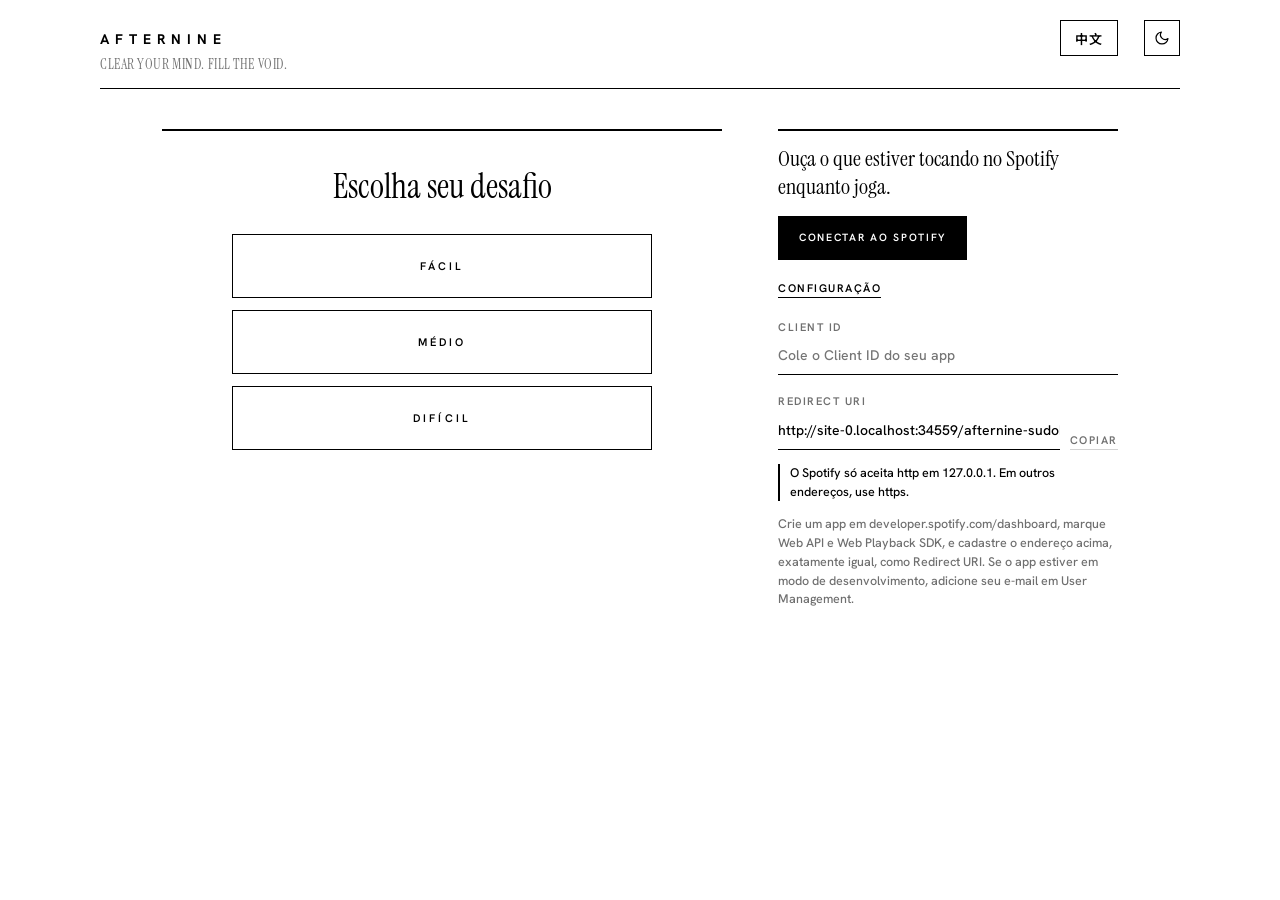
<file: afternine-sudoku/index.html>
<!doctype html>
<html lang="pt-BR">
<head>
<meta charset="utf-8">
<meta name="viewport" content="width=device-width, initial-scale=1, viewport-fit=cover">
<meta name="color-scheme" content="light dark">
<title>Afternine - Sudoku Game</title>
<link rel="preconnect" href="https://fonts.googleapis.com">
<link rel="preconnect" href="https://fonts.gstatic.com" crossorigin>
<link href="https://fonts.googleapis.com/css2?family=Hanken+Grotesk:wght@400;500;600;700&family=Instrument+Serif:ital@0;1&display=swap" rel="stylesheet">
<link href="https://fonts.googleapis.com/css2?family=Noto+Sans+SC:wght@400;700&text=%E4%B8%80%E4%BA%8C%E4%B8%89%E5%9B%9B%E4%BA%94%E5%85%AD%E4%B8%83%E5%85%AB%E4%B9%9D%E4%B8%AD%E6%96%87&display=swap" rel="stylesheet">
<link rel="stylesheet" href="css/style.css">
<link rel="icon" type="image/jpeg" href="assets/logo.jpeg">
<script src="js/theme.js"></script>
</head>
<body data-view="menu">
<div class="wrap">
  <header>
    <h1 class="brand">AFTERNINE</h1>
    <div class="head-right">
      <div class="game-nav">
        <span class="label" id="levelName"></span>
        <button type="button" class="back" id="btnBack">&larr; Voltar</button>
      </div>
      <button type="button" class="lang-btn" id="langBtn" aria-pressed="false" aria-label="Jogar com números em chinês">中文</button>
      <button type="button" class="theme-btn" id="themeBtn" aria-label="Mudar tema" title="Mudar tema">
        <svg class="i-moon" viewBox="0 0 24 24" width="16" height="16" fill="none" stroke="currentColor" stroke-width="1.8" stroke-linecap="round" stroke-linejoin="round" aria-hidden="true"><path d="M21 12.8A9 9 0 1 1 11.2 3a7 7 0 0 0 9.8 9.8z"/></svg>
        <svg class="i-sun" viewBox="0 0 24 24" width="16" height="16" fill="none" stroke="currentColor" stroke-width="1.8" stroke-linecap="round" stroke-linejoin="round" aria-hidden="true"><circle cx="12" cy="12" r="4"/><path d="M12 2v2M12 20v2M4.9 4.9l1.4 1.4M17.7 17.7l1.4 1.4M2 12h2M20 12h2M4.9 19.1l1.4-1.4M17.7 6.3l1.4-1.4"/></svg>
      </button>
    </div>
  </header>

  <main>
    <section class="menu" id="menu" aria-label="Escolha da dificuldade">
      <h2>Escolha seu desafio</h2>
      <div class="menu-list">
        <button type="button" data-level="facil">Fácil</button>
        <button type="button" data-level="medio">Médio</button>
        <button type="button" data-level="dificil">Difícil</button>
      </div>
      <p class="status" id="menuStatus" role="status" aria-live="polite"></p>
    </section>

    <div class="board-area">
      <div class="board" id="board" role="grid" aria-label="Tabuleiro de Sudoku"></div>
    </div>

    <div class="controls-area">
      <div class="pad" id="pad" aria-label="Números"></div>
      <div class="actions">
        <button type="button" class="btn solid" id="btnNew">Novo jogo</button>
        <button type="button" class="btn" id="btnNotes" aria-pressed="false">Rascunho</button>
        <button type="button" class="btn" id="btnErase">Apagar</button>
        <button type="button" class="btn" id="btnCheck">Conferir</button>
        <button type="button" class="btn" id="btnAnswers">Respostas</button>
      </div>
      <p class="status" id="status" role="status" aria-live="polite"></p>
    </div>

    <aside class="music" aria-label="Música">
      <section id="spConnect">
        <p class="lead">Ouça o que estiver tocando no Spotify enquanto joga.</p>
        <button type="button" class="btn solid" id="spLogin">Conectar ao Spotify</button>
        <details id="spDetails">
          <summary>Configuração</summary>
          <div class="setup">
            <div id="spClientField">
              <label class="label" for="spClient">Client ID</label>
              <input type="text" id="spClient" autocomplete="off" spellcheck="false" placeholder="Cole o Client ID do seu app">
            </div>
            <div>
              <label class="label" for="spRedirect">Redirect URI</label>
              <div class="copyrow">
                <input type="text" id="spRedirect" readonly>
                <button type="button" class="link" id="spCopy">Copiar</button>
              </div>
            </div>
            <p class="small warn" id="spWarn" hidden></p>
            <p class="small">Crie um app em developer.spotify.com/dashboard, marque Web API e Web Playback SDK, e cadastre o endereço acima, exatamente igual, como Redirect URI. Se o app estiver em modo de desenvolvimento, adicione seu e-mail em User Management.</p>
          </div>
        </details>
      </section>

      <section id="spIdle" hidden>
        <p class="lead" id="spIdleText">Nada tocando agora. Abra o Spotify e toque uma música.</p>
        <button type="button" class="btn" id="spHereIdle">Tocar neste navegador</button>
      </section>

      <section id="spPlayer" hidden>
        <img class="art" id="spArt" alt="" width="340" height="340">
        <div class="meta">
          <p class="title" id="spTitle"></p>
          <p class="artist" id="spArtist"></p>
          <p class="label device" id="spDevice"></p>
        </div>
        <div class="progress" aria-hidden="true">
          <div class="bar"><i id="spBar"></i></div>
          <div class="times"><span id="spPos">0:00</span><span id="spDur">0:00</span></div>
        </div>
        <div class="controls">
          <button type="button" id="spPrev" aria-label="Música anterior">
            <svg viewBox="0 0 24 24" width="20" height="20" fill="currentColor" aria-hidden="true"><path d="M6 5h2v14H6zM20 5v14L9 12z"/></svg>
          </button>
          <button type="button" id="spToggle" aria-label="Pausar">
            <svg id="spToggleIcon" viewBox="0 0 24 24" width="22" height="22" fill="currentColor" aria-hidden="true"><path d="M6 4h4v16H6zM14 4h4v16h-4z"/></svg>
          </button>
          <button type="button" id="spNext" aria-label="Próxima música">
            <svg viewBox="0 0 24 24" width="20" height="20" fill="currentColor" aria-hidden="true"><path d="M16 5h2v14h-2zM4 5v14l11-7z"/></svg>
          </button>
        </div>
        <button type="button" class="link" id="spHere">Tocar neste navegador</button>
      </section>

      <button type="button" class="link disconnect" id="spLogout" hidden>Desconectar</button>
      <p class="small msg" id="spMsg" role="status" aria-live="polite"></p>
    </aside>
  </main>
</div>

<script src="js/sudoku.js"></script>
<script src="js/spotify.js"></script>
<script src="js/main.js"></script>
</body>
</html>
</file>
<file: afternine-sudoku/css/style.css>
/* Temas: claro (padrão), escuro, e "auto" (segue o sistema) até a pessoa escolher.
   js/theme.js grava data-theme="light|dark" no <html>. */
   :root{
    --bg:#ffffff;
    --fg:#000000;
    --muted:#6f6f6f;
    --line:#d2d2d2;
    --sel:#e7e7e7;
    --peer:#f5f5f5;
    --pencil:#555555;
    --sans:"Hanken Grotesk",system-ui,-apple-system,"Segoe UI",Roboto,"Helvetica Neue",Arial,sans-serif;
    --serif:"Instrument Serif",Georgia,"Times New Roman",serif;
    color-scheme:light;
  }
  :root[data-theme="dark"]{
    --bg:#000000;
    --fg:#f4f4f4;
    --muted:#8d8d8d;
    --line:#333333;
    --sel:#282828;
    --peer:#121212;
    --pencil:#b4b4b4;
    color-scheme:dark;
  }
  /* Sem JS: segue o sistema */
  @media (prefers-color-scheme:dark){
    :root:not([data-theme]){
      --bg:#000000;
      --fg:#f4f4f4;
      --muted:#8d8d8d;
      --line:#333333;
      --sel:#282828;
      --peer:#121212;
      --pencil:#b4b4b4;
      color-scheme:dark;
    }
  }
  
  *{box-sizing:border-box}
  html,body{margin:0}
  body{
    background:var(--bg);
    color:var(--fg);
    font:500 15px/1.5 var(--sans);
    -webkit-font-smoothing:antialiased;
    padding-left:max(16px,env(safe-area-inset-left,0px));
    padding-right:max(16px,env(safe-area-inset-right,0px));
    padding-block:max(20px,env(safe-area-inset-top,0px)) max(48px,env(safe-area-inset-bottom,0px));
  }
  button,input{font:inherit;color:inherit}
  button{cursor:pointer}
  :focus-visible{outline:2px solid var(--fg);outline-offset:3px}
  
  .wrap{max-width:1080px;margin:0 auto}
  
  .label{
    font-size:11px;font-weight:600;letter-spacing:.14em;text-transform:uppercase;color:var(--muted);
  }
  
  /* Cabeçalho */
  header{
    display:flex;
    flex-wrap:wrap;
    align-items:baseline;
    justify-content:space-between;
    gap:14px 32px;
    padding-bottom:16px;
    border-bottom:1px solid var(--fg);
    margin-bottom:40px;
  }
  .brand{font-size:14px;font-weight:700;letter-spacing:.42em;text-transform:uppercase;margin:0}

  /* Slogan da marca */
  .brand::after {
    content: "CLEAR YOUR MIND. FILL THE VOID.";
    display: block;
    margin-top: 6px;
    font: 500 14px/1.2 var(--serif);
    letter-spacing: 0.04em;
    text-transform: none;
    color: var(--muted);
  }
  :root[data-theme="dark"] .brand::after {
    color: #b0b0b0;
  }
  .game-nav{display:flex;align-items:baseline;gap:18px}
  .game-nav .back{
    background:none;border:0;padding:4px 0;
    font-size:11px;font-weight:600;letter-spacing:.14em;text-transform:uppercase;color:var(--muted);
    border-bottom:1px solid var(--line);
  }
  .game-nav .back:hover{color:var(--fg);border-bottom-color:var(--fg)}
  body[data-view="menu"] .game-nav{display:none}
  .head-right{display:flex;align-items:center;gap:26px;flex-wrap:wrap}
  .lang-btn{
    height:34px;min-width:34px;padding:0 10px;
    background:none;border:1px solid var(--fg);border-radius:0;
    font:600 13px/1 "Noto Sans SC","PingFang SC","Microsoft YaHei",var(--sans);letter-spacing:.06em;
  }
  .lang-btn:hover,.lang-btn[aria-pressed="true"]{background:var(--fg);color:var(--bg)}
  body.zh .cell,body.zh .pad button{
    font-family:"Noto Sans SC","PingFang SC","Hiragino Sans GB","Microsoft YaHei",var(--sans);
  }
  .theme-btn{
    display:grid;place-items:center;width:34px;height:34px;padding:0;
    background:none;border:1px solid var(--fg);border-radius:0;
  }
  .theme-btn:hover{background:var(--fg);color:var(--bg)}
  .theme-btn svg{display:block}
  .theme-btn .i-sun{display:none}
  :root[data-theme="dark"] .theme-btn .i-sun{display:block}
  :root[data-theme="dark"] .theme-btn .i-moon{display:none}
  
  /* Estrutura: tabuleiro e player lado a lado; teclado e ações ficam sob o tabuleiro. */
  main{
    display:grid;
    grid-template-columns:minmax(0,560px) minmax(260px,340px);
    grid-template-areas:
      "board music"
      "controls music";
    justify-content:center;
    column-gap:56px;
    row-gap:0;
    align-items:start;
  }
  .board-area{grid-area:board;min-width:0}
  body[data-view="menu"] .board-area,
  body[data-view="menu"] .controls-area{display:none}
  body[data-view="game"] .menu{display:none}
  
  /* Menu de dificuldade */
  .menu{grid-area:1 / 1 / 3 / 2;min-width:0;border-top:2px solid var(--fg);padding-top:14px}
  .menu h2{margin:22px 0 28px;font:400 34px/1.15 var(--serif);text-align:center}
  .menu-list{display:flex;flex-direction:column;gap:12px;max-width:420px;margin:0 auto}
  .menu-list button{
    height:68px;background:none;border:1px solid var(--fg);border-radius:0;
    font-size:12px;font-weight:600;letter-spacing:.2em;text-transform:uppercase;
  }
  .menu-list button:hover,.menu-list button:active{background:var(--fg);color:var(--bg)}
  .menu .status{text-align:center}
  .controls-area{grid-area:controls;min-width:0}
  .music{grid-area:music}
  @media (max-width:820px){
    main{
      grid-template-columns:minmax(0,560px);
      grid-template-areas:"board" "controls" "music";
      row-gap:0;
    }
    .music{margin-top:40px}
  }
  
  /* Tabuleiro */
  .board{
    width:100%;aspect-ratio:1/1;container-type:inline-size;
    display:grid;grid-template-columns:repeat(9,1fr);grid-template-rows:repeat(9,1fr);
    border:2px solid var(--fg);
    user-select:none;-webkit-user-select:none;
    -webkit-tap-highlight-color:transparent;
  }
  .cell{
    position:relative;display:grid;place-items:center;
    border-right:1px solid var(--line);border-bottom:1px solid var(--line);
    font-size:5.6cqw;line-height:1;cursor:pointer;
  }
  .cell.ce{border-right:0}
  .cell.be{border-bottom:0}
  .cell.cr{border-right:2px solid var(--fg)}
  .cell.rb{border-bottom:2px solid var(--fg)}
  .cell.peer{background:var(--peer)}
  .cell.sel{background:var(--sel);box-shadow:inset 0 0 0 1.5px var(--fg)}
  .cell .v{font-variant-numeric:lining-nums}
  .cell.given .v{font-weight:700;color:var(--fg)}
  .cell.entry .v{font-weight:400;color:var(--pencil)}
  .notes{
    position:absolute;inset:5% 6%;display:grid;
    grid-template:repeat(3,1fr)/repeat(3,1fr);
    font-size:2.2cqw;font-weight:500;color:var(--muted);line-height:1;text-align:center;
  }
  .notes span{display:grid;place-items:center}
  .cell:not(.has-notes) .notes{display:none}
  .cell.has-value .notes{display:none}
  
  /* Teclado numérico e ações */
  .pad{display:grid;grid-template-columns:repeat(9,1fr);gap:6px;margin-top:20px}
  .pad button{
    height:48px;background:none;border:1px solid var(--fg);border-radius:0;
    font-size:17px;font-weight:500;
  }
  .pad button:hover,.pad button:active{background:var(--fg);color:var(--bg)}
  
  .actions{display:flex;flex-wrap:wrap;gap:8px;margin-top:8px}
  .btn{
    background:none;border:1px solid var(--fg);border-radius:0;padding:12px 16px;
    font-size:11px;font-weight:600;letter-spacing:.14em;text-transform:uppercase;
  }
  .btn:hover{background:var(--fg);color:var(--bg)}
  .btn.solid{background:var(--fg);color:var(--bg)}
  .btn.solid:hover{background:var(--bg);color:var(--fg)}
  .btn[aria-pressed="true"]{background:var(--fg);color:var(--bg)}
  .link{
    background:none;border:0;padding:0;
    font-size:11px;font-weight:600;letter-spacing:.14em;text-transform:uppercase;color:var(--muted);
    border-bottom:1px solid var(--line);
  }
  .link:hover{color:var(--fg);border-bottom-color:var(--fg)}
  
  .status{
    min-height:1.6em;margin:22px 0 0;
    font:italic 400 21px/1.3 var(--serif);
  }
  
  /* Música */
  .music{border-top:2px solid var(--fg);padding-top:14px;min-width:0}
  .music section{margin-top:0;display:flex;flex-direction:column;gap:16px;align-items:flex-start}
  .music section[hidden]{display:none}
  .lead{margin:0;font:400 22px/1.25 var(--serif)}
  .small{margin:0;font-size:12.5px;line-height:1.5;color:var(--muted)}
  .music input[type="text"]{
    width:100%;background:none;border:0;border-bottom:1px solid var(--fg);border-radius:0;
    padding:8px 0;font-size:14px;
  }
  .music input[type="text"]:focus-visible{outline:none;border-bottom-width:2px}
  details{width:100%}
  summary{
    cursor:pointer;list-style:none;display:inline-block;
    font-size:11px;font-weight:600;letter-spacing:.14em;text-transform:uppercase;color:var(--muted);
    border-bottom:1px solid var(--line);
  }
  summary::-webkit-details-marker{display:none}
  details[open] summary{color:var(--fg);border-bottom-color:var(--fg)}
  .setup{display:flex;flex-direction:column;gap:14px;margin-top:16px}
  .copyrow{display:flex;gap:10px;align-items:flex-end}
  .copyrow input{flex:1;min-width:0;font-size:12.5px}
  
  .art{
    width:100%;max-width:340px;aspect-ratio:1/1;object-fit:cover;display:block;
    border:1px solid var(--fg);filter:grayscale(1) contrast(1.05);background:var(--peer);
  }
  .meta{width:100%;min-width:0}
  .title{margin:0;font:400 28px/1.12 var(--serif);overflow-wrap:anywhere;text-wrap:balance}
  .artist{margin:6px 0 0;font-size:13px;font-weight:600;letter-spacing:.04em;overflow-wrap:anywhere}
  .device{margin:10px 0 0}
  .progress{width:100%}
  .bar{height:3px;background:var(--line);position:relative}
  .bar i{position:absolute;left:0;top:0;bottom:0;width:0;background:var(--fg)}
  .times{display:flex;justify-content:space-between;margin-top:6px;font-size:11px;color:var(--muted);font-variant-numeric:tabular-nums;letter-spacing:.06em}
  .controls{display:grid;grid-template-columns:1fr 1.4fr 1fr;gap:8px;width:100%}
  .controls button{
    height:52px;display:grid;place-items:center;background:none;border:1px solid var(--fg);border-radius:0;
  }
  .controls button:hover{background:var(--fg);color:var(--bg)}
  .msg{margin:12px 0 0}
  .msg:empty{display:none}
  .disconnect{margin-top:14px}
  
  @media (prefers-reduced-motion:no-preference){
    .bar i{transition:width .5s linear}
  }
  
  .warn{color:var(--fg);border-left:2px solid var(--fg);padding-left:10px}
  .warn[hidden]{display:none}
  
/* ===== Refinamento dos botões: retangulares, linhas finas, tudo alinhado à largura do tabuleiro ===== */

/* Teclado numérico: régua contínua de nove casas, mesma largura do tabuleiro */
.pad{
  gap:0;margin-top:20px;
  border:1px solid var(--fg);border-radius:0;
}
.pad button{
  height:56px;border:0;border-right:1px solid var(--line);border-radius:0;background:none;
  font:400 26px/1 var(--serif);color:var(--fg);
  transition:background-color .2s ease,color .2s ease;
}
.pad button:last-child{border-right:0}
.pad button:hover{background:var(--peer);color:var(--fg)}
.pad button:active{background:var(--fg);color:var(--bg)}
.pad button:focus-visible{outline-offset:-4px}
body.zh .pad button{font-size:20px;font-weight:400}

/* Ações: cinco botões iguais, separados, da largura exata do tabuleiro */
.actions{
  display:grid;grid-template-columns:repeat(5,minmax(0,1fr));gap:8px;margin-top:10px;
}
.actions .btn{
  height:44px;padding:0 4px;border:1px solid var(--line);border-radius:0;
  display:flex;align-items:center;justify-content:center;white-space:nowrap;
  font-size:10px;font-weight:600;letter-spacing:.12em;
}
.actions .btn:hover{background:none;color:var(--fg);border-color:var(--fg)}
.actions .btn.solid{background:var(--fg);color:var(--bg);border-color:var(--fg)}
.actions .btn.solid:hover{background:var(--fg);color:var(--bg);opacity:.85}
.actions .btn[aria-pressed="true"]{background:var(--fg);color:var(--bg);border-color:var(--fg)}
@media (max-width:480px){
  .actions{gap:5px}
  .actions .btn{font-size:8.5px;letter-spacing:.02em;padding:0}
}

/* Demais botões: retangulares, borda fina */
.btn{
  border:1px solid var(--fg);border-radius:0;padding:0 20px;height:44px;
  display:inline-flex;align-items:center;justify-content:center;
  font-size:10.5px;font-weight:600;letter-spacing:.16em;
  transition:background-color .2s ease,color .2s ease;
}
.lang-btn,.theme-btn{border-color:var(--fg);border-radius:0;transition:background-color .2s ease,color .2s ease}
.lang-btn{height:36px;padding:0 14px}
.theme-btn{width:36px;height:36px}
.menu-list button{
  height:64px;border:1px solid var(--fg);border-radius:0;
  font-size:11px;letter-spacing:.28em;
  transition:background-color .2s ease,color .2s ease;
}
.controls{gap:8px}
.controls button{height:50px;border:1px solid var(--fg);border-radius:0;transition:background-color .2s ease,color .2s ease}
</file>
